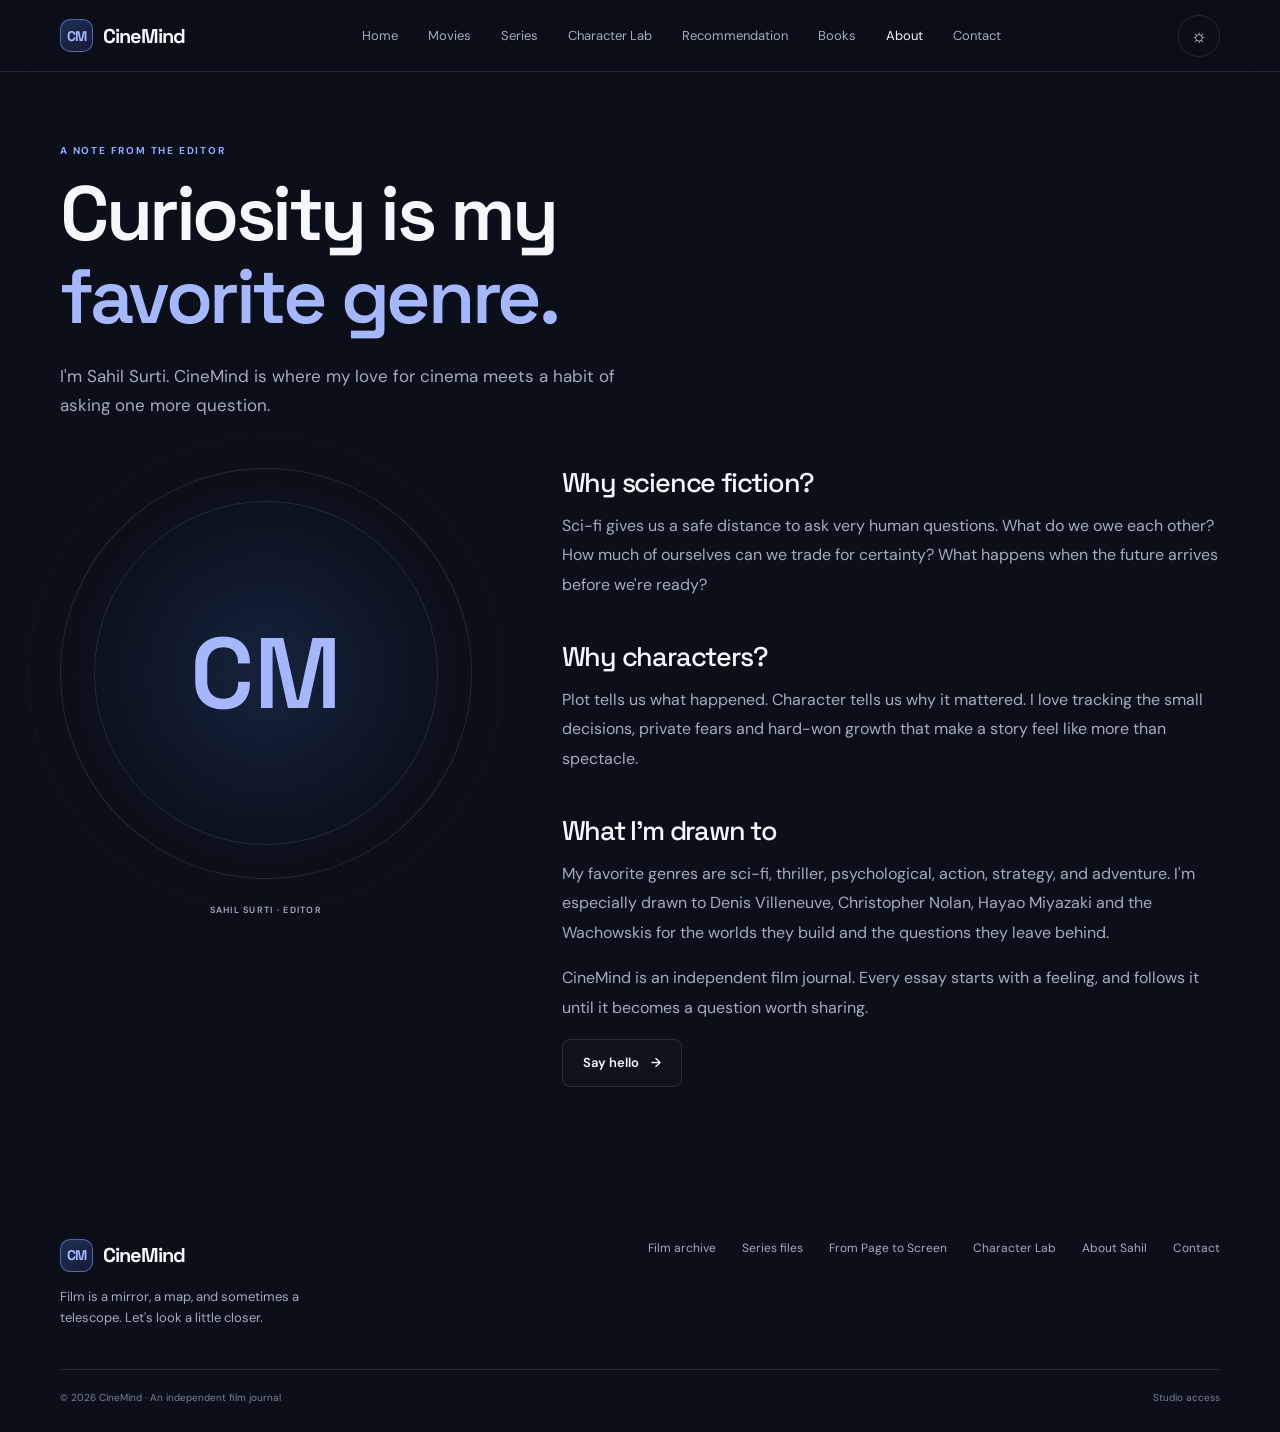
<file: about.html>
<!doctype html><html lang="en" data-theme="dark"><head><meta charset="utf-8"><meta name="viewport" content="width=device-width,initial-scale=1"><meta name="theme-color" content="#0b0f19"><meta name="description" content="Meet Sahil Surti and the ideas behind CineMind, an independent film intelligence journal."><title>CineMind | About Sahil Surti</title><link rel="icon" href="assets/mark.svg" type="image/svg+xml"><link href="https://fonts.googleapis.com/css2?family=DM+Sans:wght@400;500;600;700&family=Space+Grotesk:wght@400;500;600;700&display=swap" rel="stylesheet"><link rel="stylesheet" href="css/styles.css"><script defer src="js/app.js"></script></head><body><div class="reading-progress"></div><header data-site-header></header><main id="main" class="container page-main"><div class="page-heading reveal"><p class="eyebrow">A NOTE FROM THE EDITOR</p><h1>Curiosity is my<br><em>favorite genre.</em></h1><p class="lead">I'm Sahil Surti. CineMind is where my love for cinema meets a habit of asking one more question.</p></div><section class="about-layout"><div class="about-mark"><span>CM</span><small>SAHIL SURTI · EDITOR</small></div><div class="prose"><h2>Why science fiction?</h2><p>Sci-fi gives us a safe distance to ask very human questions. What do we owe each other? How much of ourselves can we trade for certainty? What happens when the future arrives before we're ready?</p><h2>Why characters?</h2><p>Plot tells us what happened. Character tells us why it mattered. I love tracking the small decisions, private fears and hard-won growth that make a story feel like more than spectacle.</p><h2>What I'm drawn to</h2><p>My favorite genres are sci-fi, thriller, psychological, action, strategy, and adventure. I'm especially drawn to Denis Villeneuve, Christopher Nolan, Hayao Miyazaki and the Wachowskis for the worlds they build and the questions they leave behind.</p><p>CineMind is an independent film journal. Every essay starts with a feeling, and follows it until it becomes a question worth sharing.</p><a href="contact.html" class="button button-outline">Say hello <span>→</span></a></div></section></main><footer data-site-footer></footer></body></html>
</file>
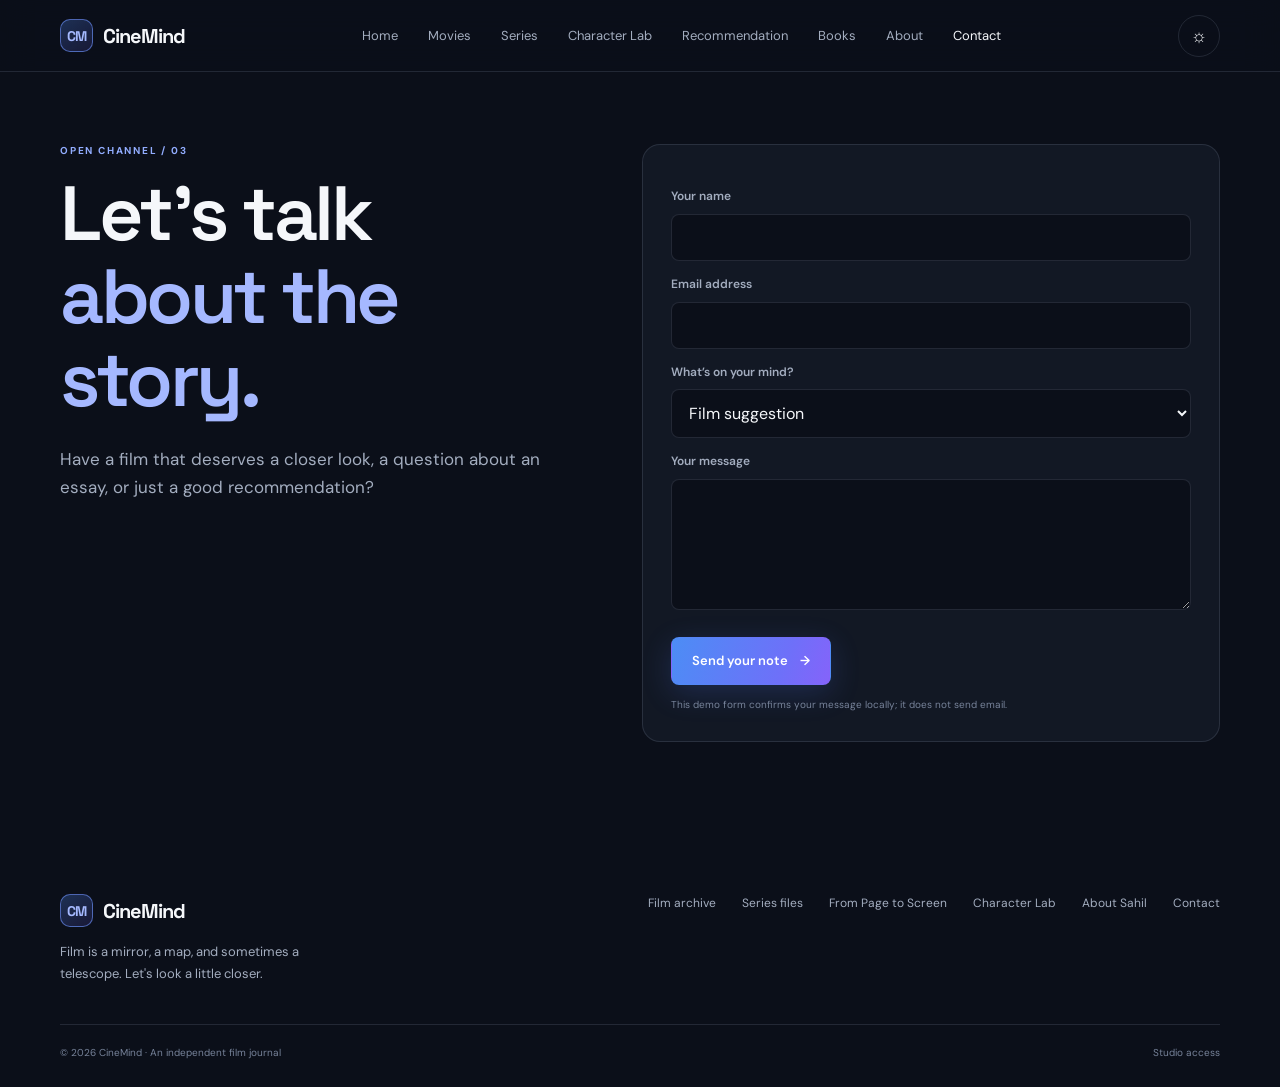
<file: contact.html>
<!doctype html><html lang="en" data-theme="dark"><head><meta charset="utf-8"><meta name="viewport" content="width=device-width,initial-scale=1"><meta name="theme-color" content="#0b0f19"><meta name="description" content="Contact Sahil Surti and CineMind with a film suggestion, feedback, or collaboration idea."><title>CineMind | Contact</title><link rel="icon" href="assets/mark.svg" type="image/svg+xml"><link href="https://fonts.googleapis.com/css2?family=DM+Sans:wght@400;500;600;700&family=Space+Grotesk:wght@400;500;600;700&display=swap" rel="stylesheet"><link rel="stylesheet" href="css/styles.css"><script defer src="js/app.js"></script></head><body><div class="reading-progress"></div><header data-site-header></header><main id="main" class="container page-main"><div class="contact-layout"><div class="page-heading reveal"><p class="eyebrow">OPEN CHANNEL / 03</p><h1>Let's talk<br><em>about the story.</em></h1><p>Have a film that deserves a closer look, a question about an essay, or just a good recommendation?</p></div><form id="contact-form" class="contact-form panel"><label for="contact-name">Your name</label><input id="contact-name" name="name" required autocomplete="name"><label for="contact-email">Email address</label><input id="contact-email" name="email" type="email" required autocomplete="email"><label for="contact-subject">What’s on your mind?</label><select id="contact-subject" name="subject"><option>Film suggestion</option><option>Essay feedback</option><option>Collaboration</option><option>Something else</option></select><label for="contact-message">Your message</label><textarea id="contact-message" name="message" rows="5" required></textarea><button class="button button-primary" type="submit">Send your note <span>→</span></button><p class="form-note">This demo form confirms your message locally; it does not send email.</p></form></div></main><footer data-site-footer></footer><div class="modal" id="success-modal" role="dialog" aria-modal="true" aria-labelledby="modal-title" hidden><div class="modal-card"><button class="modal-close" aria-label="Close dialog">×</button><p class="eyebrow">MESSAGE RECEIVED</p><h2 id="modal-title">Thanks for reaching out.</h2><p>Your note is ready for the next scene.</p><button class="button button-primary modal-done">Back to CineMind</button></div></div></body></html>
</file>
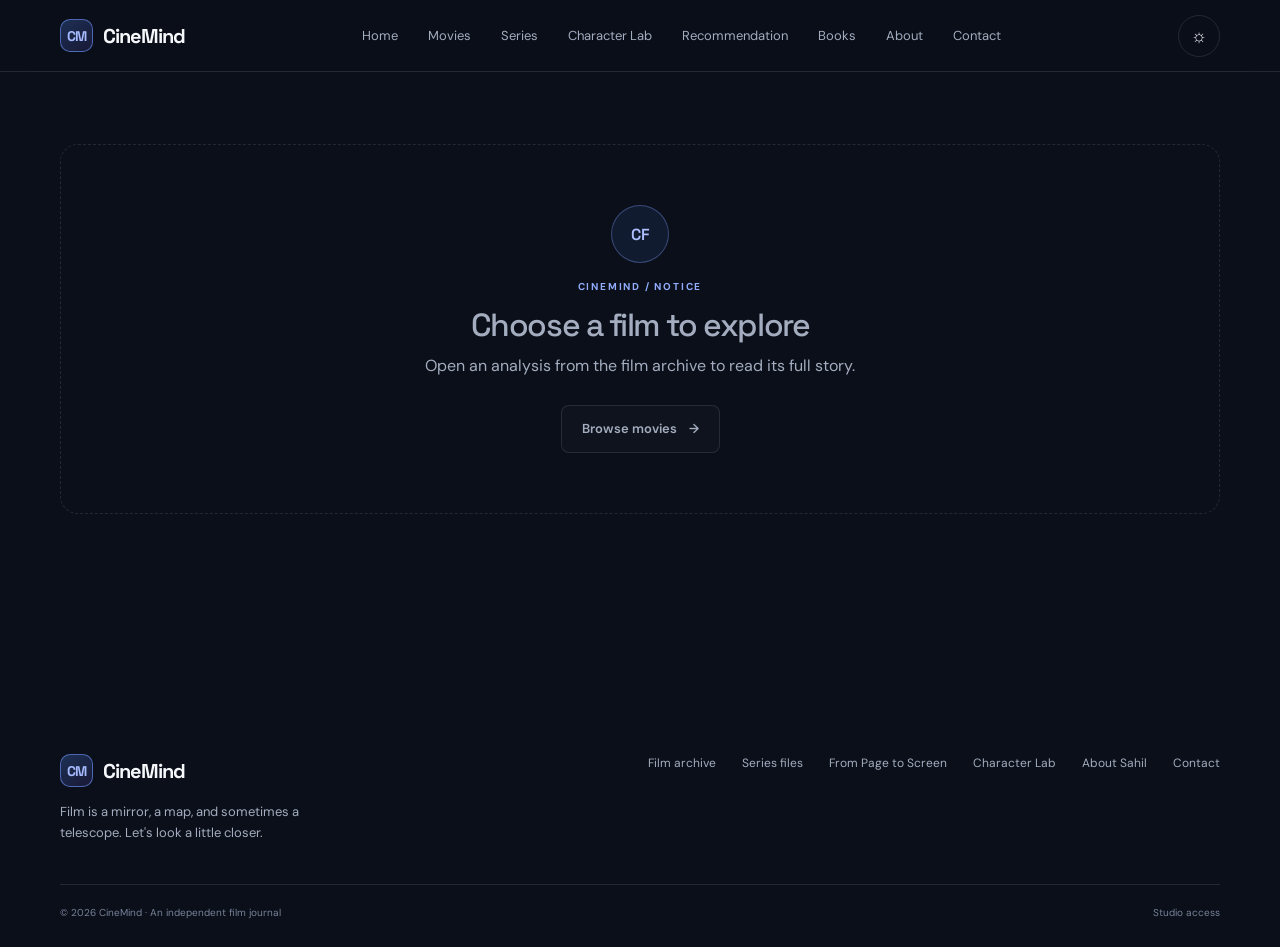
<file: review.html>
<!doctype html><html lang="en" data-theme="dark"><head><meta charset="utf-8"><meta name="viewport" content="width=device-width,initial-scale=1"><meta name="theme-color" content="#0b0f19"><meta name="description" content="Read the CineMind editorial analysis of a movie story, characters, strategy, psychology, and ideas."><title>CineMind | Movie Analysis</title><link rel="icon" href="assets/mark.svg" type="image/svg+xml"><link href="https://fonts.googleapis.com/css2?family=DM+Sans:wght@400;500;600;700&family=Space+Grotesk:wght@400;500;600;700&display=swap" rel="stylesheet"><link rel="stylesheet" href="css/styles.css"><script defer src="js/app.js"></script></head><body><div class="reading-progress"></div><header data-site-header></header><main id="main" class="container page-main"><div id="review-content"></div></main><footer data-site-footer></footer></body></html>
</file>
<file: css/styles.css>
:root{color-scheme:dark;--bg:#0b0f19;--surface:#121824;--card:#151a24;--card-soft:#191f2d;--text:#f5f7fa;--muted:#a3adbf;--faint:#77839a;--line:rgba(190,207,240,.13);--blue:#4f8ef7;--purple:#7b61ff;--glow:rgba(79,142,247,.24);--header:rgba(11,15,25,.76);--radius:18px;--font-body:'DM Sans',sans-serif;--font-display:'Space Grotesk',sans-serif;--ease:cubic-bezier(.2,.7,.2,1)}
html[data-theme="light"]{color-scheme:light;--bg:#f3f5fa;--surface:#fff;--card:#fff;--card-soft:#eef1f8;--text:#171c29;--muted:#555f72;--faint:#6d778a;--line:rgba(29,46,81,.14);--glow:rgba(79,142,247,.14);--header:rgba(243,245,250,.82)}
*{box-sizing:border-box}html{scroll-behavior:smooth;scroll-padding-top:90px}body{margin:0;background:var(--bg);color:var(--text);font:400 16px/1.65 var(--font-body);transition:background .25s,color .25s}body,button,input,textarea,select{font-family:var(--font-body)}button,a,input,select,textarea{-webkit-tap-highlight-color:transparent}a{color:inherit;text-decoration:none}button{color:inherit}img{display:block;max-width:100%}h1,h2,h3,p{margin-top:0}h1,h2,h3{font-family:var(--font-display);letter-spacing:-.045em;line-height:1.08}h1{font-size:clamp(3rem,7.4vw,6.7rem);font-weight:600;margin-bottom:24px}h2{font-size:clamp(2rem,4.2vw,3.5rem);font-weight:500;margin-bottom:16px}h3{font-size:1.4rem}.container{width:min(1160px,calc(100% - 48px));margin-inline:auto}.sr-only{position:absolute;width:1px;height:1px;padding:0;margin:-1px;overflow:hidden;clip:rect(0,0,0,0);white-space:nowrap;border:0}.skip-link{position:fixed;z-index:1000;top:8px;left:8px;padding:10px 14px;background:var(--text);color:var(--bg);transform:translateY(-150%)}.skip-link:focus{transform:none}.reading-progress{position:fixed;z-index:1200;top:0;left:0;width:0;height:2px;background:linear-gradient(90deg,var(--blue),var(--purple));box-shadow:0 0 12px var(--blue)}
.site-header{position:sticky;z-index:100;top:0;height:76px;background:var(--header);border-bottom:1px solid var(--line);backdrop-filter:blur(18px)}.nav-wrap{height:100%;display:flex;align-items:center;justify-content:space-between;gap:24px}.brand{display:flex;align-items:center;gap:10px;font:700 20px var(--font-display);letter-spacing:-.05em}.brand-mark{display:grid;place-items:center;width:33px;height:33px;border:1px solid rgba(113,148,255,.6);border-radius:10px;color:#a6baff;background:linear-gradient(145deg,rgba(79,142,247,.27),rgba(123,97,255,.13));font-size:14px}.nav-links{display:flex;align-items:center;gap:30px;color:var(--muted);font-size:13px}.nav-links a{transition:color .2s}.nav-links a:hover,.nav-links a[aria-current="page"]{color:var(--text)}.nav-tools{display:flex;align-items:center;gap:10px}.theme-toggle,.menu-toggle{width:42px;height:42px;border-radius:50%;border:1px solid var(--line);background:transparent;display:grid;place-items:center;cursor:pointer;font-size:18px}.menu-toggle{display:none}.button{min-height:48px;padding:0 20px;border-radius:8px;border:1px solid transparent;display:inline-flex;align-items:center;justify-content:center;gap:12px;font-weight:600;font-size:13px;cursor:pointer;transition:transform .2s var(--ease),background .2s,border-color .2s,box-shadow .2s}.button:hover{transform:translateY(-2px)}.button-primary{background:linear-gradient(110deg,#4c8df5,#6e70f9 70%,#8563fa);color:white;box-shadow:0 8px 30px rgba(79,122,247,.2)}.button-primary:hover{box-shadow:0 10px 38px rgba(79,122,247,.35)}.button-outline{border-color:var(--line);background:rgba(255,255,255,.02)}.button-outline:hover{border-color:var(--blue)}.button-quiet{border-color:var(--line);background:transparent}.text-link{display:inline-flex;align-items:center;gap:10px;color:var(--muted);font-size:13px;font-weight:600;transition:color .2s}.text-link:hover{color:var(--text)}.eyebrow{margin-bottom:14px;color:#92adff;font-size:10px;font-weight:700;letter-spacing:.18em;line-height:1.4}.pulse{display:inline-block;width:7px;height:7px;margin-right:8px;border-radius:50%;background:#8f7cff;box-shadow:0 0 10px #8f7cff}.hero{position:relative;min-height:min(760px,calc(100svh - 76px));display:flex;align-items:center;overflow:hidden;border-bottom:1px solid var(--line)}.hero-image,.hero-shade{position:absolute;inset:0}.hero-image{background:url('https://images.unsplash.com/photo-1446776811953-b23d57bd21aa?auto=format&fit=crop&w=2200&q=85') center 48%/cover;transform:scale(1.015)}.hero-shade{background:linear-gradient(90deg,rgba(8,12,21,.97) 0%,rgba(8,12,21,.82) 36%,rgba(8,12,21,.28) 74%,rgba(8,12,21,.15)),linear-gradient(0deg,rgba(8,12,21,.8),transparent 35%)}.hero-content{position:relative;z-index:2;padding-block:90px}.hero h1{max-width:900px;text-shadow:0 4px 30px rgba(0,0,0,.22)}h1 span,h1 em,h2 em{color:#a5b8ff;font-style:normal}.hero-copy{max-width:480px;color:#ccd3df;font-size:17px;line-height:1.75;margin-bottom:30px}.hero-actions{display:flex;align-items:center;gap:28px}.hero-meta{position:absolute;left:24px;right:24px;bottom:30px;display:flex;justify-content:space-between;color:rgba(219,228,244,.55);font-size:9px;letter-spacing:.16em}.hero-orbit{position:absolute;right:8%;top:20%;width:min(34vw,460px);aspect-ratio:1;border:1px solid rgba(184,201,255,.17);border-radius:50%;box-shadow:0 0 100px rgba(70,110,225,.08),inset 0 0 80px rgba(79,142,247,.05);pointer-events:none}.hero-orbit:before,.hero-orbit:after{content:"";position:absolute;inset:10%;border:1px solid rgba(184,201,255,.11);border-radius:50%;transform:rotateX(65deg) rotate(-20deg)}.hero-orbit:after{inset:24%;transform:rotateX(65deg) rotate(40deg)}.section{padding-block:108px}.section-heading{display:flex;align-items:end;justify-content:space-between;gap:24px;margin-bottom:36px}.section-heading h2{margin-bottom:0}.movie-grid{display:grid;grid-template-columns:repeat(3,minmax(0,1fr));gap:24px}.movie-grid-featured{grid-template-columns:repeat(3,minmax(0,1fr))}.movie-card{min-width:0;overflow:hidden;border:1px solid var(--line);border-radius:var(--radius);background:var(--card);transition:transform .3s var(--ease),border-color .3s,box-shadow .3s}.movie-card:hover{transform:translateY(-6px);border-color:rgba(103,146,255,.45);box-shadow:0 22px 52px rgba(0,0,0,.2)}.poster-wrap{position:relative;aspect-ratio:16/10;overflow:hidden;background:linear-gradient(140deg,#18243a,#28203f)}.poster-wrap img{width:100%;height:100%;object-fit:cover;transition:transform .55s var(--ease)}.movie-card:hover .poster-wrap img{transform:scale(1.055)}.poster-wrap:after{content:"";position:absolute;inset:35% 0 0;background:linear-gradient(transparent,rgba(4,7,13,.72))}.rating-pill{position:absolute;z-index:2;top:14px;right:14px;padding:6px 10px;border:1px solid rgba(255,255,255,.23);border-radius:20px;background:rgba(8,12,21,.68);backdrop-filter:blur(9px);color:#fff;font-size:11px;font-weight:700}.rating-pill span{color:#f4c876;margin-right:4px}.card-content{padding:20px}.card-topline{display:flex;align-items:center;justify-content:space-between;gap:10px;color:var(--faint);font-size:10px;letter-spacing:.09em;text-transform:uppercase}.card-content h3{margin:12px 0 8px;font-size:22px}.card-content p{min-height:52px;margin-bottom:16px;color:var(--muted);font-size:13px;line-height:1.65}.card-bottom{display:flex;align-items:center;justify-content:space-between;padding-top:14px;border-top:1px solid var(--line)}.genre-tags{display:flex;flex-wrap:wrap;gap:6px}.tag{padding:4px 8px;border-radius:20px;background:rgba(86,126,224,.11);color:#a8bbff;font-size:10px}.card-action{padding:7px 9px;border:1px solid var(--line);border-radius:7px;background:transparent;color:var(--muted);cursor:pointer;font-size:12px}.card-action[aria-pressed="true"]{color:#c5baff;border-color:rgba(123,97,255,.5);background:rgba(123,97,255,.12)}.feature-band{position:relative;overflow:hidden;padding-block:100px;background:radial-gradient(ellipse at 78% 49%,rgba(69,91,199,.17),transparent 38%),linear-gradient(115deg,#101626,#111522 70%,#141329);border-block:1px solid var(--line)}html[data-theme="light"] .feature-band{background:radial-gradient(ellipse at 78% 49%,rgba(82,112,230,.14),transparent 38%),#e8ecf7}.feature-layout{display:grid;grid-template-columns:1.1fr .8fr;align-items:center;gap:100px}.feature-layout h2{font-size:clamp(2.7rem,5vw,4.3rem)}.body-copy{max-width:460px;color:var(--muted);margin:22px 0 30px}.lab-card{position:relative;min-height:310px;padding:30px;border:1px solid rgba(163,184,255,.19);border-radius:var(--radius);background:linear-gradient(145deg,rgba(255,255,255,.06),rgba(255,255,255,.015));box-shadow:0 24px 80px rgba(0,0,0,.2);overflow:hidden}.lab-index{position:absolute;right:24px;top:24px;color:var(--faint);font-size:9px;letter-spacing:.13em}.lab-orbit{position:absolute;right:0;top:0;width:180px;aspect-ratio:1;border:1px solid rgba(143,159,255,.16);border-radius:50%;transform:translate(30%,-30%)}.lab-orbit:before,.lab-orbit:after{content:"";position:absolute;inset:20%;border:1px solid rgba(143,159,255,.2);border-radius:50%}.lab-orbit:after{inset:40%;background:rgba(129,114,255,.18);box-shadow:0 0 30px rgba(123,97,255,.35)}.lab-card .eyebrow{margin-top:125px}.lab-card h3{font-size:29px;margin-bottom:6px}.lab-card p:not(.eyebrow){color:var(--muted);font-size:13px}.editorial-grid{display:grid;grid-template-columns:1.2fr .8fr;gap:24px}.editorial-card{position:relative;min-height:390px;display:flex;align-items:end;overflow:hidden;border:1px solid var(--line);border-radius:var(--radius);background:#131b2b}.editorial-image{position:absolute;inset:0;background-size:cover;background-position:center;transition:transform .5s}.editorial-card:hover .editorial-image{transform:scale(1.04)}.arrival-image{background-image:linear-gradient(0deg,rgba(5,9,17,.96),transparent 85%),url('https://images.unsplash.com/photo-1462331940025-496dfbfc7564?auto=format&fit=crop&w=1200&q=80')}.space-image{background-image:linear-gradient(0deg,rgba(5,9,17,.96),transparent 85%),url('https://images.unsplash.com/photo-1451187580459-43490279c0fa?auto=format&fit=crop&w=1000&q=80')}.editorial-caption{position:relative;padding:30px}.editorial-caption h3{max-width:570px;font-size:clamp(1.5rem,3vw,2.4rem);margin:10px 0 18px}.editorial-side .editorial-caption h3{font-size:clamp(1.3rem,2.5vw,1.9rem)}.newsletter-section{padding-block:76px;border-block:1px solid var(--line);background:var(--surface)}.newsletter-inner{display:flex;align-items:center;justify-content:space-between;gap:50px}.newsletter-inner h2{margin-bottom:0;font-size:clamp(2rem,3.6vw,3rem)}.newsletter-form{width:min(500px,100%)}.newsletter-form label,.newsletter-form small{display:block;color:var(--muted);font-size:12px}.input-row{display:flex;gap:10px;margin:12px 0}.input-row input{flex:1;min-width:0}.newsletter-form small{color:var(--faint);font-size:10px}.site-footer{padding:52px 0 26px;background:var(--bg)}.footer-top{display:flex;justify-content:space-between;align-items:start;gap:40px;padding-bottom:40px;border-bottom:1px solid var(--line)}.footer-brand p{max-width:300px;margin:14px 0 0;color:var(--muted);font-size:13px}.footer-links{display:flex;gap:26px;color:var(--muted);font-size:12px}.footer-bottom{display:flex;justify-content:space-between;padding-top:20px;color:var(--faint);font-size:10px}.page-main{min-height:70vh;padding-top:72px;padding-bottom:100px}.page-heading{max-width:750px;margin-bottom:48px}.page-heading h1{font-size:clamp(3rem,6vw,5.5rem)}.page-heading>p:not(.eyebrow){max-width:560px;color:var(--muted);font-size:17px}.archive-tools{display:flex;gap:12px;margin-bottom:20px}.search-box,.select-wrap{height:48px;display:flex;align-items:center;gap:10px;padding:0 14px;border:1px solid var(--line);border-radius:9px;background:var(--surface);color:var(--muted)}.search-box{flex:1}.search-box span{font-size:21px}.search-box input{width:100%;border:0;background:transparent;color:var(--text);outline:none}.select-wrap select{border:0;background:transparent;color:var(--text);outline:none;cursor:pointer}.select-wrap option{background:var(--surface);color:var(--text)}.results-count{color:var(--faint);font-size:11px;margin:0 0 18px}.empty-state{grid-column:1/-1;padding:60px 20px;text-align:center;border:1px dashed var(--line);border-radius:var(--radius);color:var(--muted)}.review-hero{position:relative;min-height:460px;display:flex;align-items:end;margin:0 calc((1160px - 100vw)/2) 52px;padding:70px max(24px,calc((100vw - 1160px)/2));overflow:hidden}.review-backdrop{position:absolute;inset:0;background-size:cover;background-position:center 35%;filter:saturate(.78)}.review-backdrop:after{content:"";position:absolute;inset:0;background:linear-gradient(0deg,var(--bg),rgba(11,15,25,.18) 90%),linear-gradient(90deg,rgba(11,15,25,.76),transparent)}.review-title{position:relative;max-width:760px}.review-title h1{font-size:clamp(3rem,7vw,6rem);margin-bottom:12px}.review-meta{display:flex;gap:18px;flex-wrap:wrap;color:var(--muted);font-size:13px}.review-layout{display:grid;grid-template-columns:minmax(0,740px) 300px;gap:80px;align-items:start}.prose{max-width:700px}.prose h2{font-size:27px;margin:42px 0 14px}.prose p{color:var(--muted);font-size:16px;line-height:1.85}.review-aside{position:sticky;top:105px;padding:22px;border:1px solid var(--line);border-radius:var(--radius);background:var(--surface)}.review-poster{width:100%;aspect-ratio:2/3;object-fit:cover;border-radius:10px;margin-bottom:20px}.review-actions{display:flex;gap:8px;margin:18px 0}.review-actions button{flex:1}.lesson-box{margin:26px 0;padding:20px;border-left:2px solid var(--purple);background:rgba(123,97,255,.07);color:var(--text)}.lesson-box .eyebrow{margin:0 0 8px}.related-grid{display:grid;grid-template-columns:repeat(3,1fr);gap:16px}.related-grid .movie-card .card-content{padding:14px}.comments{margin-top:70px;padding-top:35px;border-top:1px solid var(--line)}.comment-form{display:grid;grid-template-columns:1fr auto;gap:10px;margin:20px 0 25px}.comment-form textarea{grid-column:1/-1}.comment-list{display:grid;gap:12px}.comment-item{padding:15px;border:1px solid var(--line);border-radius:10px;background:var(--surface)}.comment-item strong{font-size:13px}.comment-item time{margin-left:10px;color:var(--faint);font-size:10px}.comment-item p{margin:7px 0 0;color:var(--muted);font-size:13px}.character-grid{display:grid;grid-template-columns:repeat(2,minmax(0,1fr));gap:20px}.character-card{position:relative;padding:28px;border:1px solid var(--line);border-radius:var(--radius);background:linear-gradient(145deg,var(--card),var(--surface));overflow:hidden}.character-card:after{content:attr(data-number);position:absolute;top:10px;right:20px;color:rgba(133,153,221,.08);font:700 90px var(--font-display)}.character-card h2{position:relative;font-size:30px;margin-bottom:4px}.character-card .source{color:var(--faint);font-size:11px;letter-spacing:.1em;text-transform:uppercase}.character-card>p:not(.source){color:var(--muted);font-size:13px}.character-card dl{display:grid;grid-template-columns:1fr 1fr;gap:14px;margin:20px 0 0}.character-card dt{margin-bottom:5px;color:#99afff;font-size:9px;font-weight:700;letter-spacing:.13em;text-transform:uppercase}.character-card dd{margin:0;color:var(--muted);font-size:12px;line-height:1.6}.about-layout{display:grid;grid-template-columns:.75fr 1.2fr;gap:90px;align-items:start}.about-mark{aspect-ratio:1;display:grid;place-items:center;position:relative;border:1px solid var(--line);border-radius:50%;background:radial-gradient(circle,rgba(79,142,247,.16),transparent 70%);font:600 100px var(--font-display);color:#a6b6ff}.about-mark:before,.about-mark:after{content:"";position:absolute;inset:8%;border:1px solid var(--line);border-radius:50%}.about-mark:after{inset:-8%;border-style:dashed;opacity:.4}.about-mark small{position:absolute;bottom:-38px;font:600 9px var(--font-body);letter-spacing:.14em;color:var(--muted)}.prose h2:first-child{margin-top:0}.contact-layout{display:grid;grid-template-columns:.85fr 1fr;gap:90px;align-items:start}.contact-form,.panel{padding:28px;border:1px solid var(--line);border-radius:var(--radius);background:var(--surface)}.contact-form label,.admin-form label{display:block;margin:14px 0 7px;color:var(--muted);font-size:12px;font-weight:600}.contact-form input,.contact-form select,.contact-form textarea,.admin-form input,.admin-form textarea{width:100%;padding:12px 13px;border:1px solid var(--line);border-radius:8px;background:var(--bg);color:var(--text);outline:none;transition:border-color .2s}.contact-form input:focus,.contact-form select:focus,.contact-form textarea:focus,.admin-form input:focus,.admin-form textarea:focus,.search-box:focus-within{border-color:var(--blue);box-shadow:0 0 0 3px rgba(79,142,247,.1)}.contact-form textarea,.admin-form textarea{resize:vertical}.contact-form .button{margin-top:18px}.form-note{margin:12px 0 0;color:var(--faint);font-size:10px}.modal[hidden]{display:none}.modal{position:fixed;z-index:500;inset:0;display:grid;place-items:center;padding:24px;background:rgba(4,7,15,.74);backdrop-filter:blur(10px)}.modal-card{position:relative;width:min(440px,100%);padding:38px;border:1px solid var(--line);border-radius:20px;background:var(--surface);box-shadow:0 24px 80px rgba(0,0,0,.4)}.modal-card p:not(.eyebrow){color:var(--muted)}.modal-close{position:absolute;right:14px;top:12px;width:40px;height:40px;border:0;background:transparent;color:var(--muted);font-size:25px;cursor:pointer}.admin-layout{display:grid;grid-template-columns:minmax(320px,.8fr) 1.2fr;gap:28px;align-items:start}.admin-form{display:grid;gap:2px}.admin-form h2{font-size:24px}.admin-form label span{font-weight:400;color:var(--faint)}.form-row{display:grid;grid-template-columns:1fr 1fr;gap:12px}.form-actions{display:flex;gap:10px;margin-top:18px}.admin-list-heading{display:flex;justify-content:space-between;align-items:center}.admin-list-heading h2,.admin-list h2{font-size:25px}.admin-row{display:grid;grid-template-columns:62px 1fr auto;align-items:center;gap:14px;padding:12px;margin-bottom:10px;border:1px solid var(--line);border-radius:12px;background:var(--surface)}.admin-row img{width:62px;height:78px;object-fit:cover;border-radius:6px}.admin-row h3{margin:0 0 5px;font-size:16px}.admin-row p{margin:0;color:var(--faint);font-size:11px}.admin-actions{display:flex;gap:6px}.admin-actions button{padding:8px;border:1px solid var(--line);border-radius:7px;background:transparent;cursor:pointer;color:var(--muted);font-size:11px}.admin-actions .delete-button:hover{border-color:#ed6874;color:#ff8490}.toast-region{position:fixed;z-index:1500;right:20px;bottom:20px;display:grid;gap:10px}.toast{padding:13px 18px;border:1px solid rgba(140,166,255,.3);border-radius:10px;background:var(--card-soft);box-shadow:0 12px 35px rgba(0,0,0,.28);animation:toast-in .25s var(--ease);font-size:13px}.toast:before{content:"•";margin-right:9px;color:#91aaff}@keyframes toast-in{from{opacity:0;transform:translateY(8px)}to{opacity:1;transform:none}}.reveal{opacity:0;transform:translateY(16px);transition:opacity .55s var(--ease),transform .55s var(--ease)}.reveal.is-visible{opacity:1;transform:none}
@media(max-width:850px){.container{width:min(100% - 36px,720px)}.nav-links{gap:17px}.feature-layout{gap:42px}.review-layout{grid-template-columns:minmax(0,1fr) 230px;gap:35px}.contact-layout,.about-layout{gap:45px}.movie-grid{grid-template-columns:repeat(2,minmax(0,1fr))}.admin-layout{grid-template-columns:1fr 1fr;gap:18px}.admin-row{grid-template-columns:52px 1fr}.admin-row img{width:52px;height:68px}.admin-actions{grid-column:2}.review-hero{margin-inline:-18px;padding-inline:18px}}
@media(max-width:640px){.container{width:calc(100% - 36px)}.site-header{height:66px}.menu-toggle{display:grid}.nav-tools{margin-left:auto}.nav-links{position:absolute;display:none;left:0;right:0;top:65px;padding:12px 18px 18px;background:var(--surface);border-bottom:1px solid var(--line);box-shadow:0 15px 25px rgba(0,0,0,.15);flex-direction:column;align-items:stretch;gap:0}.nav-links.is-open{display:flex}.nav-links a{padding:12px 8px;border-bottom:1px solid var(--line)}.hero{min-height:690px;min-height:calc(92svh - 66px)}.hero-image{background-position:62% center}.hero-shade{background:linear-gradient(90deg,rgba(8,12,21,.91),rgba(8,12,21,.5)),linear-gradient(0deg,rgba(8,12,21,.7),transparent 65%)}.hero-content{padding-block:70px}.hero h1{font-size:clamp(3rem,13vw,5rem)}.hero-copy{font-size:15px;max-width:370px}.hero-actions{align-items:flex-start;flex-direction:column;gap:16px}.hero-orbit{width:68vw;right:-20%;top:16%;opacity:.65}.hero-meta{left:18px;right:18px;bottom:20px;font-size:8px}.section{padding-block:72px}.section-heading{align-items:flex-start;flex-direction:column;margin-bottom:24px}.section-heading .text-link{margin-top:2px}.movie-grid,.movie-grid-featured{grid-template-columns:1fr;gap:16px}.poster-wrap{aspect-ratio:16/9}.card-content{padding:17px}.feature-band{padding-block:70px}.feature-layout{grid-template-columns:1fr;gap:36px}.lab-card{min-height:285px}.editorial-grid{grid-template-columns:1fr}.editorial-card{min-height:340px}.editorial-side{min-height:310px}.newsletter-inner{align-items:flex-start;flex-direction:column;gap:28px}.newsletter-section{padding-block:58px}.input-row{flex-direction:column}.input-row .button{width:100%}.footer-top,.footer-bottom{flex-direction:column;gap:22px}.footer-links{flex-wrap:wrap;gap:18px}.page-main{padding-top:54px;padding-bottom:72px}.page-heading{margin-bottom:32px}.page-heading h1{font-size:clamp(2.8rem,12vw,4.5rem)}.archive-tools{display:grid;grid-template-columns:1fr 1fr}.search-box{grid-column:1/-1}.select-wrap select{width:100%}.review-hero{min-height:370px;margin:0 -18px 35px;padding:50px 18px}.review-layout{grid-template-columns:1fr}.review-aside{position:static;grid-row:1;display:grid;grid-template-columns:88px 1fr;gap:0 16px}.review-poster{grid-row:span 3;width:88px;height:132px;margin:0}.review-aside .eyebrow{margin:4px 0}.review-aside .review-actions{grid-column:2;margin:8px 0}.review-aside .review-facts{grid-column:2;font-size:11px}.review-layout .prose{grid-row:2}.related-grid{grid-template-columns:1fr}.related-grid .movie-card{display:grid;grid-template-columns:100px 1fr}.related-grid .poster-wrap{height:100%;aspect-ratio:auto}.related-grid .card-content p{min-height:0}.character-grid{grid-template-columns:1fr}.character-card dl{grid-template-columns:1fr 1fr;gap:12px}.about-layout,.contact-layout{grid-template-columns:1fr;gap:55px}.about-mark{width:200px;margin:0 auto 10px;font-size:72px}.contact-form,.panel{padding:20px}.admin-layout{grid-template-columns:1fr}.admin-row{grid-template-columns:56px 1fr auto}.admin-actions{grid-column:auto;flex-direction:column}.admin-row img{width:56px;height:72px}.comment-form{grid-template-columns:1fr}.comment-form textarea{grid-column:auto}}
@media(prefers-reduced-motion:reduce){*,*::before,*::after{scroll-behavior:auto!important;animation-duration:.01ms!important;animation-iteration-count:1!important;transition-duration:.01ms!important}.reveal{opacity:1;transform:none}}
.carousel-controls{display:flex;align-items:center;gap:10px}.carousel-button{width:42px;height:42px;border:1px solid var(--line);border-radius:50%;background:transparent;color:var(--text);cursor:pointer;font-size:18px;transition:border-color .2s,background .2s}.carousel-button:hover{border-color:var(--blue);background:rgba(79,142,247,.1)}.movie-grid-featured{display:flex;overflow-x:auto;scroll-snap-type:x mandatory;scrollbar-width:thin;scrollbar-color:rgba(113,148,255,.45) transparent;padding:3px 1px 18px}.movie-grid-featured>.movie-card{flex:0 0 calc((100% - 48px)/3);scroll-snap-align:start}.movie-grid-featured .poster-wrap{aspect-ratio:16/10}.lead{color:var(--text);font-size:19px;line-height:1.7}.movie-card a:focus-visible,.button:focus-visible,.theme-toggle:focus-visible,.menu-toggle:focus-visible,.carousel-button:focus-visible,.card-action:focus-visible{outline:3px solid var(--blue);outline-offset:3px}
@media(max-width:850px){.movie-grid-featured>.movie-card{flex-basis:calc((100% - 24px)/2)}}
@media(max-width:640px){.carousel-controls{width:100%;justify-content:flex-end}.carousel-controls .text-link{margin-left:auto}.movie-grid-featured{margin-right:-18px;padding-right:18px}.movie-grid-featured>.movie-card{flex-basis:min(82vw,350px)}}
.series-grid{display:grid;gap:28px}.series-card{display:grid;grid-template-columns:260px 1fr;gap:34px;padding:22px;border:1px solid var(--line);border-radius:var(--radius);background:var(--card)}.series-art{position:relative;min-height:360px;overflow:hidden;border-radius:12px;background:var(--card-soft)}.series-art img{width:100%;height:100%;position:absolute;inset:0;object-fit:cover}.series-art:after{content:"";position:absolute;inset:40% 0 0;background:linear-gradient(transparent,rgba(4,7,13,.35))}.series-copy{padding:12px 12px 12px 0}.series-copy h2{margin:0 0 8px;font-size:clamp(2rem,3vw,2.8rem)}.series-copy h3{margin:24px 0 8px;font-size:17px;letter-spacing:-.02em}.series-copy>p:not(.eyebrow){color:var(--muted);font-size:14px;line-height:1.8}.series-meta{color:var(--faint)!important;font-size:11px!important;letter-spacing:.04em}.series-quote{margin:22px 0;padding:14px 18px;border-left:2px solid var(--purple);background:rgba(123,97,255,.07);color:var(--text);font-family:var(--font-display);font-size:16px;line-height:1.6}.prose blockquote.series-quote{font-size:18px}.section-related{margin-top:55px}.section-related h2{font-size:29px}.section-related .related-grid{margin-top:20px}
@media(max-width:640px){.series-card{grid-template-columns:1fr;gap:20px;padding:15px}.series-art{min-height:0;aspect-ratio:16/9}.series-copy{padding:0 5px 8px}.series-copy h3{margin-top:20px}}
/* Image fallbacks, editorial layouts and feature modules */
html{scroll-padding-top:86px}body{overflow-x:clip}.site-header{height:72px}.nav-links a:focus-visible,.footer-links a:focus-visible,.text-link:focus-visible,.brand:focus-visible{outline:2px solid var(--blue);outline-offset:4px;border-radius:3px}.button-glass{border-color:rgba(208,221,255,.22);background:rgba(226,234,255,.06);color:#f5f7fa;backdrop-filter:blur(12px)}.button-glass:hover{border-color:rgba(159,184,255,.56);background:rgba(226,234,255,.11)}
.hero{min-height:min(820px,calc(100svh - 72px));background:#080d18}.hero-atmosphere{position:absolute;inset:0;overflow:hidden;background:radial-gradient(ellipse at 76% 48%,rgba(70,94,199,.23),transparent 27%),radial-gradient(ellipse at 68% 62%,rgba(95,54,177,.18),transparent 38%),radial-gradient(ellipse at 100% 0%,rgba(41,116,183,.14),transparent 40%),linear-gradient(122deg,#070b13 5%,#0d1423 54%,#0c1020)}.hero-atmosphere:before{content:"";position:absolute;inset:0;background-image:linear-gradient(rgba(152,177,244,.035) 1px,transparent 1px),linear-gradient(90deg,rgba(152,177,244,.035) 1px,transparent 1px);background-size:72px 72px;mask-image:linear-gradient(90deg,transparent 12%,#000 76%);opacity:.4}.hero-shade{background:linear-gradient(90deg,rgba(7,11,19,.5),rgba(7,11,19,.06) 72%),linear-gradient(0deg,rgba(7,11,19,.58),transparent 34%)}.hero-content{width:min(1160px,calc(100% - 48px));padding-block:92px 128px}.hero h1{max-width:850px;font-size:clamp(3.2rem,7vw,6.2rem);line-height:1.015}.hero h1 span{color:#aabaff}.hero-copy{max-width:570px}.hero-separator{padding-inline:7px;color:#7d8fb7}.hero-ring{position:absolute;display:block;right:10%;top:13%;width:min(42vw,590px);aspect-ratio:1;border:1px solid rgba(163,187,255,.16);border-radius:50%;box-shadow:0 0 95px rgba(79,142,247,.1),inset 0 0 80px rgba(79,142,247,.045);animation:orbit-breathe 12s ease-in-out infinite alternate}.ring-two{right:13%;top:24%;width:min(34vw,470px);border-color:rgba(171,137,255,.18);transform:rotateX(67deg) rotate(-24deg);animation-delay:-3s}.hero-star{position:absolute;width:4px;height:4px;border-radius:50%;background:#b8c9ff;box-shadow:0 0 16px 3px rgba(122,160,255,.65);animation:star-drift 7s ease-in-out infinite alternate}.star-one{right:23%;top:28%}.star-two{right:12%;top:58%;animation-delay:-2s}.star-three{right:38%;top:72%;width:3px;height:3px;animation-delay:-4s}.hero-meta{left:max(24px,calc((100vw - 1160px)/2));right:max(24px,calc((100vw - 1160px)/2));bottom:28px}.scroll-cue{position:absolute;bottom:25px;left:50%;display:flex;align-items:center;gap:10px;transform:translateX(-50%);color:rgba(220,229,248,.55);font-size:9px;letter-spacing:.17em}.scroll-cue span{width:1px;height:22px;background:linear-gradient(var(--blue),transparent)}.hero-meta{bottom:27px}.hero-meta span:last-child{margin-left:auto}@keyframes orbit-breathe{from{opacity:.55;transform:scale(.98)}to{opacity:1;transform:scale(1.02)}}@keyframes star-drift{from{transform:translate3d(0,0,0);opacity:.4}to{transform:translate3d(9px,-13px,0);opacity:1}}
.section{padding-block:94px}.section-tight{padding-top:35px}.section-heading{margin-bottom:30px}.featured-movie{display:grid;grid-template-columns:minmax(250px,.72fr) 1fr;gap:clamp(24px,5vw,64px);padding:clamp(20px,4vw,42px);overflow:hidden;background:radial-gradient(ellipse at 12% 10%,rgba(78,119,226,.11),transparent 34%),linear-gradient(145deg,var(--card),var(--surface))}.featured-art{min-height:360px;border-radius:14px;overflow:hidden;box-shadow:0 20px 60px rgba(0,0,0,.28)}.featured-poster{height:100%;min-height:360px}.featured-poster img{object-fit:cover}.featured-copy{align-self:center;padding-block:10px}.featured-copy h2{font-size:clamp(2.6rem,5vw,4.3rem);margin:8px 0 15px}.featured-copy>p{max-width:640px;margin:22px 0 17px;color:var(--muted);line-height:1.8}.featured-meta{display:flex;gap:18px;flex-wrap:wrap;color:var(--muted);font-size:12px;margin-bottom:18px}.featured-focus{font-size:13px}.featured-focus strong{color:var(--text)}
.image-frame{position:relative;min-width:0;overflow:hidden;background:radial-gradient(ellipse at 48% 30%,rgba(74,109,192,.28),transparent 45%),linear-gradient(145deg,#151e30,#111522 70%,#1b1831)}.image-frame>img{position:absolute;inset:0;width:100%;height:100%;object-fit:cover;transition:transform .55s var(--ease),opacity .2s}.image-fallback{position:absolute;inset:0;display:none;place-items:center;align-content:center;gap:11px;padding:22px;text-align:center;background:radial-gradient(ellipse at 50% 30%,rgba(86,119,206,.22),transparent 48%),linear-gradient(145deg,#141d2e,#10141f 72%,#201a32);color:#e7ecff}.image-fallback:before,.image-fallback:after{content:"";position:absolute;width:68%;aspect-ratio:1;border:1px solid rgba(161,183,247,.11);border-radius:50%;pointer-events:none}.image-fallback:after{width:45%;border-color:rgba(164,134,255,.14);transform:rotateX(66deg) rotate(-22deg)}.fallback-mark{position:relative;z-index:1;display:grid;place-items:center;width:64px;height:64px;border:1px solid rgba(166,190,255,.32);border-radius:50%;background:rgba(101,131,212,.13);color:#c9d4ff;font:600 18px var(--font-display);letter-spacing:.08em}.image-fallback strong,.image-fallback small{position:relative;z-index:1;max-width:100%;overflow-wrap:anywhere}.image-fallback strong{font:500 clamp(14px,2vw,20px) var(--font-display)}.image-fallback small{color:rgba(215,225,249,.57);font-size:9px;letter-spacing:.16em;text-transform:uppercase}.image-frame.image-failed .image-fallback{display:grid}.image-frame.image-failed>img{display:none}.poster-frame{position:absolute;inset:0;aspect-ratio:auto}.movie-poster-link{position:relative;display:block;aspect-ratio:16/10;overflow:hidden;background:#141c2b}.movie-poster-link:after{content:"";position:absolute;inset:38% 0 0;background:linear-gradient(transparent,rgba(4,7,13,.7));pointer-events:none}.movie-card:hover .poster-frame img{transform:scale(1.055)}.movie-card .rating-pill{z-index:3}.poster-cta{position:absolute;z-index:3;left:16px;bottom:15px;color:white;font-size:12px;font-weight:700;opacity:0;transform:translateY(5px);transition:opacity .25s,transform .25s}.movie-card:hover .poster-cta,.movie-card:focus-within .poster-cta{opacity:1;transform:none}.movie-card{box-shadow:0 10px 35px rgba(0,0,0,.08)}.movie-card:hover{box-shadow:0 24px 58px rgba(40,70,155,.19),0 14px 32px rgba(0,0,0,.22)}.movie-card:focus-within{border-color:rgba(103,146,255,.5)}.card-content h3 a:hover{color:#b9c9ff}.card-topline{letter-spacing:.045em}.movie-grid-featured>.movie-card{flex-basis:calc((100% - 48px)/3)}
.genre-chips{display:flex;gap:8px;flex-wrap:wrap;margin:0 0 21px}.genre-chip{min-height:38px;padding:0 14px;border:1px solid var(--line);border-radius:999px;background:var(--surface);color:var(--muted);cursor:pointer;font-size:12px;transition:background .2s,border-color .2s,color .2s}.genre-chip:hover,.genre-chip.is-active{border-color:rgba(102,143,255,.58);background:rgba(79,142,247,.13);color:var(--text)}.search-box{min-height:58px}.archive-tools{margin-bottom:16px}.archive-tools .select-wrap{height:58px}
.recommendation-layout{display:grid;grid-template-columns:minmax(240px,.72fr) 1.28fr;gap:24px;align-items:stretch}.recommendation-form{display:grid;align-content:start;gap:6px}.recommendation-form .body-copy{margin:0 0 10px;font-size:13px}.recommendation-form label{margin-top:9px;color:var(--muted);font-size:12px;font-weight:600}.recommendation-form select{min-height:45px;width:100%;padding:10px 12px;border:1px solid var(--line);border-radius:8px;background:var(--bg);color:var(--text)}.recommendation-form select:focus-visible{outline:3px solid var(--blue);outline-offset:2px}.recommendation-form .button{margin-top:12px}.recommendation-result{min-width:0}.recommendation-card{height:100%;display:grid;grid-template-columns:minmax(140px,.55fr) 1fr;overflow:hidden;border:1px solid var(--line);border-radius:var(--radius);background:linear-gradient(145deg,var(--card),var(--surface))}.recommendation-poster{min-height:360px}.recommendation-copy{align-self:center;padding:24px}.recommendation-copy h3{font-size:clamp(1.5rem,3vw,2.2rem);margin-bottom:8px}.recommendation-copy>p{color:var(--muted);font-size:13px}.recommendation-meta{font-size:11px!important}.match-reason{margin:16px 0!important;padding:12px;border-left:2px solid var(--purple);background:rgba(123,97,255,.065);font-size:12px!important}.match-reason strong{color:var(--text)}
.page-to-screen{padding-block:88px;border-block:1px solid var(--line);background:radial-gradient(ellipse at 90% 20%,rgba(79,112,220,.13),transparent 30%),var(--surface)}.page-to-screen .section-heading{align-items:end}.page-to-screen .section-heading .body-copy{margin:14px 0 0;font-size:14px}.books-grid{display:grid;grid-template-columns:repeat(2,minmax(0,1fr));gap:16px}.book-card{display:grid;grid-template-columns:124px 1fr;min-width:0;overflow:hidden;border:1px solid var(--line);border-radius:14px;background:var(--card)}.book-cover{min-height:100%;min-height:210px}.book-copy{min-width:0;padding:19px}.book-copy .eyebrow{font-size:9px}.book-copy h3{margin:7px 0;font-size:20px}.book-copy>p{color:var(--muted);font-size:12px;line-height:1.7}.book-author{color:var(--faint)!important;font-size:10px!important}.book-copy .match-reason{font-size:11px!important}.book-actions{display:grid;gap:9px}.book-actions small{color:var(--faint);font-size:10px}.book-actions .text-link{font-size:11px}
.review-hero{margin-inline:calc((min(1160px, 100vw - 48px) - 100vw)/2);min-height:480px;padding-block:80px 62px}.review-backdrop{position:absolute;inset:0;overflow:hidden;background:#111827}.review-backdrop-image{position:absolute;inset:0;width:100%;height:100%;filter:saturate(.72)}.review-backdrop-image img{object-position:center 35%;opacity:.65}.review-backdrop .image-fallback{opacity:.75}.review-backdrop-shade{position:absolute;inset:0;background:linear-gradient(0deg,var(--bg),rgba(11,15,25,.18) 88%),linear-gradient(90deg,rgba(11,15,25,.82),rgba(11,15,25,.18) 85%)}.review-title{z-index:1}.review-title .eyebrow{color:#aabaff}.review-title h1{max-width:850px}.review-meta span{padding:6px 10px;border:1px solid rgba(214,225,255,.14);border-radius:999px;background:rgba(10,15,26,.38);backdrop-filter:blur(10px);color:#e0e6f4}.review-layout{grid-template-columns:minmax(0,740px) 270px;gap:clamp(30px,6vw,80px)}.review-prose{max-width:740px}.review-summary{padding:21px 24px;border-left:2px solid var(--blue);background:linear-gradient(90deg,rgba(79,142,247,.09),transparent);border-radius:0 12px 12px 0}.analysis-section{padding:12px 0 26px;border-bottom:1px solid var(--line)}.analysis-section h2{margin:8px 0 14px}.analysis-section>.eyebrow{margin:8px 0;color:#8fa9ff}.insight-card{display:grid;gap:5px;margin-top:17px;padding:15px 18px;border:1px solid var(--line);border-radius:11px;background:var(--surface)}.insight-card strong{color:#aabaff;font-size:10px;letter-spacing:.09em;text-transform:uppercase}.insight-card span{color:var(--muted);font-size:13px;line-height:1.7}.editorial-note{display:block;margin:11px 0;color:var(--faint);font-size:11px;line-height:1.6}.review-poster{aspect-ratio:2/3;width:100%;height:auto;overflow:hidden;border-radius:10px}.review-poster-image{width:100%;height:100%;min-height:280px}.review-facts{display:grid;gap:12px}.review-facts p{display:grid;gap:2px;margin:0;font-size:12px}.review-facts strong{color:var(--faint);font-size:9px;letter-spacing:.1em;text-transform:uppercase}.review-facts span{color:var(--text)}.review-aside .eyebrow{margin-top:20px}.series-quote{font-size:18px}.section-related{padding-top:35px}.section-related .related-grid .movie-card{min-width:0}
.series-card{background:linear-gradient(145deg,var(--card),var(--surface));box-shadow:0 16px 42px rgba(0,0,0,.09)}.series-art{min-height:380px}.series-art .image-frame{position:absolute;inset:0;width:100%;height:100%}.series-art .image-frame img{width:100%;height:100%;object-fit:cover}.series-art .rating-pill{z-index:3}.series-copy h3{margin-top:22px}.series-copy .lesson-box{margin-block:19px}.series-copy .series-quote{margin-block:18px}
.character-grid{grid-template-columns:1fr;gap:22px}.character-card{display:grid;grid-template-columns:minmax(150px,.48fr) 1fr;gap:0 27px;padding:22px}.character-card:after{z-index:0;pointer-events:none}.character-art{position:relative;min-height:100%;grid-row:1 / span 2;overflow:hidden;border-radius:13px;background:var(--surface)}.character-placeholder{position:absolute;inset:0;width:100%;height:100%;min-height:350px}.character-placeholder .image-fallback{background:radial-gradient(ellipse at 50% 25%,rgba(121,99,215,.24),transparent 44%),linear-gradient(145deg,#131c2e,#111521 72%,#211931)}.character-detail{position:relative;z-index:1;min-width:0}.character-detail h2{font-size:32px}.character-detail h3{margin:20px 0 8px;font-size:14px;letter-spacing:-.01em}.character-detail>p:not(.source):not(.editorial-note){color:var(--muted);font-size:13px;line-height:1.75}.trait-list{display:flex;flex-wrap:wrap;gap:7px}.trait{display:inline-flex;align-items:center;min-height:28px;padding:4px 10px;border:1px solid var(--line);border-radius:999px;background:rgba(255,255,255,.025);color:var(--muted);font-size:10px}.trait-positive{border-color:rgba(79,142,247,.24);color:#a9c3ff;background:rgba(79,142,247,.075)}.character-detail .lesson-box{margin:20px 0}.character-detail .editorial-note{max-width:540px}
.admin-thumb{width:62px;height:78px;overflow:hidden;border-radius:6px}.admin-poster{width:100%;height:100%}.admin-poster .image-fallback{gap:3px;padding:5px}.admin-poster .fallback-mark{width:28px;height:28px;font-size:9px}.admin-poster .image-fallback strong{font-size:8px}.admin-poster .image-fallback small{display:none}.toast-error{border-color:rgba(236,104,116,.55)}.toast-error:before{color:#ff8490}.empty-state .button{margin-top:10px}.empty-state h2{margin:5px 0 10px;font-size:clamp(1.5rem,4vw,2rem)}.empty-state p{margin-inline:auto;max-width:480px}.empty-orbit{display:grid;place-items:center;width:58px;height:58px;margin:0 auto 17px;border:1px solid rgba(121,151,242,.38);border-radius:50%;background:rgba(79,142,247,.1);color:#aebfff;font:600 16px var(--font-display)}
html[data-theme="light"] h1 span,html[data-theme="light"] h1 em,html[data-theme="light"] h2 em{color:#4e63b7}html[data-theme="light"] .hero h1 span{color:#bdcaff}html[data-theme="light"] .hero{background:#09101c}html[data-theme="light"] .featured-movie{background:radial-gradient(ellipse at 12% 10%,rgba(78,119,226,.09),transparent 34%),linear-gradient(145deg,#fff,#f2f4fa)}html[data-theme="light"] .recommendation-card,html[data-theme="light"] .book-card,html[data-theme="light"] .series-card{box-shadow:0 13px 35px rgba(39,54,91,.08)}html[data-theme="light"] .feature-band{background:radial-gradient(ellipse at 78% 49%,rgba(82,112,230,.12),transparent 38%),#e8ecf7}html[data-theme="light"] .page-to-screen{background:radial-gradient(ellipse at 90% 20%,rgba(79,112,220,.1),transparent 30%),#f8f9fc}
:focus-visible{outline:3px solid var(--blue);outline-offset:3px}input,select,textarea,button{font-size:inherit}button,select{touch-action:manipulation}@media(max-width:980px){.nav-links{gap:12px;font-size:11px}.nav-tools{gap:7px}.nav-wrap{gap:12px}.brand{font-size:18px}}@media(max-width:820px){.nav-links{position:absolute;display:none;left:0;right:0;top:71px;padding:12px max(24px,calc((100vw - 720px)/2)) 18px;background:var(--surface);border-bottom:1px solid var(--line);box-shadow:0 15px 25px rgba(0,0,0,.15);flex-direction:column;align-items:stretch;gap:0}.nav-links.is-open{display:flex}.nav-links a{padding:12px 8px;border-bottom:1px solid var(--line);font-size:14px}.menu-toggle{display:grid}.feature-layout{grid-template-columns:1fr .8fr;gap:35px}.review-layout{grid-template-columns:minmax(0,1fr) 220px;gap:26px}.featured-art,.featured-poster{min-height:330px}.books-grid{grid-template-columns:1fr}.character-card{grid-template-columns:180px 1fr;gap:0 20px}.footer-links{flex-wrap:wrap;justify-content:flex-end}}
@media(max-width:640px){.site-header{height:66px}.nav-links{top:65px}.hero{min-height:calc(93svh - 66px)}.hero-content{width:calc(100% - 36px);padding-block:66px 132px}.hero h1{font-size:clamp(2.65rem,12.2vw,4.1rem)}.hero-copy{font-size:15px}.hero-actions{flex-direction:row;flex-wrap:wrap;gap:10px}.hero-actions .button{min-height:46px;padding-inline:14px;font-size:12px}.hero-ring{right:-30%;top:18%;width:88vw}.ring-two{right:-20%;top:32%;width:70vw}.hero-meta{bottom:18px;left:18px;right:18px;font-size:8px}.scroll-cue{bottom:54px;left:18px;transform:none;font-size:8px}.section{padding-block:66px}.section-tight{padding-top:22px}.featured-movie{grid-template-columns:1fr;gap:21px;padding:15px}.featured-art{min-height:0;aspect-ratio:16/10}.featured-poster{min-height:0}.featured-copy{padding:4px 5px 8px}.featured-copy h2{font-size:clamp(2.2rem,10vw,3.4rem)}.carousel-controls{width:100%;justify-content:flex-end}.carousel-controls .text-link{margin-left:auto}.movie-grid-featured{margin-right:-18px;padding-right:18px}.movie-grid-featured>.movie-card{flex-basis:min(83vw,350px)}.movie-poster-link{aspect-ratio:16/10}.poster-cta{opacity:1;transform:none}.genre-chips{flex-wrap:nowrap;overflow-x:auto;padding:2px 2px 8px;margin-right:-18px;scrollbar-width:thin}.genre-chip{flex:0 0 auto}.archive-tools{display:grid;grid-template-columns:1fr}.archive-tools .select-wrap{height:50px}.search-box{grid-column:auto}.recommendation-layout{grid-template-columns:1fr}.recommendation-card{grid-template-columns:112px 1fr}.recommendation-poster{min-height:100%}.recommendation-copy{padding:16px}.recommendation-copy h3{font-size:20px}.recommendation-copy .button{min-height:44px;padding-inline:13px}.page-to-screen{padding-block:65px}.page-to-screen .section-heading{align-items:start}.book-card{grid-template-columns:95px 1fr}.book-cover{min-height:100%}.book-copy{padding:15px}.book-copy h3{font-size:18px}.review-hero{min-height:390px;margin:0 -18px 35px;padding:54px 18px 43px}.review-layout{grid-template-columns:1fr}.review-aside{position:static;grid-row:1;display:grid;grid-template-columns:82px minmax(0,1fr);gap:0 13px;padding:14px}.review-aside .review-poster{grid-row:1 / span 3;width:82px;height:123px;min-height:0;margin:0}.review-aside .review-poster-image{min-height:0}.review-aside>.eyebrow{grid-column:2;margin:1px 0}.review-aside .review-actions{grid-column:2;grid-row:2;margin:4px 0}.review-aside .review-actions .button{min-height:39px;padding-inline:9px}.review-aside .review-facts{grid-column:2;grid-row:3;grid-template-columns:1fr 1fr;gap:8px;font-size:10px}.review-facts p:last-child{display:none}.review-prose{grid-row:2}.analysis-section{padding-block:10px 21px}.comments{margin-top:48px}.character-card{grid-template-columns:1fr;gap:17px;padding:15px}.character-art{grid-row:auto;aspect-ratio:16/9;min-height:0}.character-placeholder{min-height:0}.character-detail{padding:0 4px 6px}.character-detail h2{font-size:27px}.series-card{grid-template-columns:1fr;gap:17px;padding:14px}.series-art{min-height:0;aspect-ratio:16/9}.series-copy{padding:0 4px 7px}.footer-top,.footer-bottom{flex-direction:column;gap:22px}.footer-links{justify-content:flex-start;gap:14px}.newsletter-inner{align-items:flex-start;flex-direction:column;gap:25px}.input-row{flex-direction:column}.input-row .button{width:100%}.admin-layout{grid-template-columns:1fr}.admin-row{grid-template-columns:52px minmax(0,1fr) auto;gap:10px}.admin-thumb{width:52px;height:70px}.admin-row h3{font-size:14px}.admin-row p{overflow-wrap:anywhere}.admin-actions{grid-column:auto;flex-direction:column}.admin-actions button{min-width:52px}.contact-form,.panel{padding:18px}}
@media(max-width:390px){.hero h1{font-size:clamp(2.45rem,11.8vw,3rem)}.hero-actions .button{font-size:11px;padding-inline:11px}.hero-meta span:last-child{display:none}.recommendation-card{grid-template-columns:86px 1fr}.recommendation-copy{padding:12px}.recommendation-copy .eyebrow{font-size:8px;letter-spacing:.12em}.book-card{grid-template-columns:82px 1fr}.book-copy{padding:12px}.admin-row{grid-template-columns:46px minmax(0,1fr) auto;padding:9px}.admin-thumb{width:46px;height:62px}.admin-actions button{min-width:46px;padding:7px 5px}.character-card dl{grid-template-columns:1fr}}
@media(prefers-reduced-motion:reduce){.hero-ring,.hero-star{animation:none!important}.scroll-cue span{animation:none!important}}
.arrival-image{background-image:radial-gradient(ellipse at 68% 32%,rgba(106,135,224,.36),transparent 18%),radial-gradient(ellipse at 75% 22%,rgba(169,126,247,.22),transparent 30%),linear-gradient(160deg,#101b34 0%,#121225 48%,#090e18 100%)}.space-image{background-image:radial-gradient(ellipse at 70% 38%,rgba(94,118,206,.32),transparent 20%),radial-gradient(ellipse at 68% 42%,transparent 0 23%,rgba(147,119,232,.14) 23.5% 24%,transparent 24.5%),linear-gradient(145deg,#12182b,#0b101b 65%,#151226)}.editorial-image:after{content:"";position:absolute;inset:0;background:linear-gradient(0deg,rgba(5,9,17,.95),transparent 76%)}.editorial-caption{z-index:1}.hero-home{background-color:#080d18}

/* Reusable media geometry: frames retain their shape while images load or fail. */
.image-frame{width:100%;min-width:0;min-height:0}
.image-frame>img{object-fit:cover;object-position:center}
.image-fallback{isolation:isolate;gap:12px}
.image-fallback:before{width:66%;background:radial-gradient(circle,rgba(126,151,239,.075),transparent 69%)}
.image-fallback:after{width:43%;border-color:rgba(164,134,255,.18);box-shadow:0 0 55px rgba(79,142,247,.08)}
.fallback-mark{box-shadow:0 0 30px rgba(79,142,247,.12),inset 0 0 18px rgba(123,97,255,.08)}
.image-fallback small{max-width:100%;overflow-wrap:normal;white-space:nowrap;font-size:9px}
.image-fallback .fallback-name{max-width:100%;overflow-wrap:anywhere;font:500 clamp(14px,1.45vw,19px)/1.2 var(--font-display);letter-spacing:-.02em}
.movie-poster-link{aspect-ratio:2/3}
.movie-poster-link .poster-frame{height:100%;aspect-ratio:auto}
.movie-poster-link .poster-frame img{object-fit:cover;object-position:center}
.movie-grid,.movie-grid-featured,.related-grid{align-items:stretch}
.movie-card{display:flex;min-width:0;flex-direction:column;height:100%}
.movie-card .movie-poster-link{flex:none;width:100%;overflow:hidden}
.movie-card .card-content{display:flex;min-width:0;flex:1;flex-direction:column}
.movie-card .card-content h3,.movie-card .card-content h3 a{min-width:0;overflow-wrap:anywhere}
.movie-card .card-content p{min-height:0;flex:1}
.movie-card .card-bottom{margin-top:auto;gap:10px;align-items:flex-start}
.movie-card .genre-tags{min-width:0}
.featured-poster{position:relative;min-height:0;aspect-ratio:2/3}
.featured-poster img{object-fit:cover;object-position:center}
.recommendation-card{grid-template-columns:minmax(170px,220px) minmax(0,1fr);align-items:start}
.recommendation-poster{align-self:start;width:100%;height:auto;min-height:0;aspect-ratio:2/3}
.recommendation-copy{min-width:0;overflow-wrap:anywhere}
.book-card{grid-template-columns:200px minmax(0,1fr);align-items:stretch}
.book-cover{align-self:start;width:100%;height:auto;min-height:0;aspect-ratio:2/3;overflow:hidden}
.book-cover>img{object-fit:cover;object-position:center}
.book-copy{min-width:0;overflow-wrap:anywhere}
.book-copy h3{overflow-wrap:anywhere}
.book-actions{min-width:0;overflow-wrap:anywhere}
.character-card{grid-template-columns:350px minmax(0,1fr);align-items:start}
.character-art{grid-row:auto;align-self:start;width:100%;min-height:0;aspect-ratio:4/5}
.character-placeholder{min-height:0;aspect-ratio:auto}
.character-placeholder>img{object-fit:cover;object-position:center 25%}
.character-detail,.character-detail h2{min-width:0;overflow-wrap:anywhere}
.series-card{grid-template-columns:260px minmax(0,1fr);align-items:start}
.series-art{align-self:start;width:100%;min-height:0;aspect-ratio:2/3}
.series-art .image-frame{height:100%;aspect-ratio:auto}
.series-art .image-frame img{object-fit:cover;object-position:center}
.series-copy{min-width:0;overflow-wrap:anywhere}
.review-poster{position:relative;aspect-ratio:2/3}
.review-poster-image{position:absolute;inset:0;width:100%;height:100%;min-height:0}
.review-poster-image>img{object-fit:cover;object-position:center}
.review-backdrop-image>img{object-fit:cover;object-position:center 35%}
@media(max-width:999px){.book-card{grid-template-columns:170px minmax(0,1fr)}.character-card{grid-template-columns:280px minmax(0,1fr)}.series-card{grid-template-columns:220px minmax(0,1fr)}.recommendation-card{grid-template-columns:minmax(150px,190px) minmax(0,1fr)}}
@media(max-width:820px){.books-grid{grid-template-columns:1fr}.book-card{grid-template-columns:180px minmax(0,1fr)}.character-card{grid-template-columns:260px minmax(0,1fr)}.series-card{grid-template-columns:200px minmax(0,1fr)}.recommendation-card{grid-template-columns:minmax(140px,180px) minmax(0,1fr)}}
@media(max-width:700px){.book-card{grid-template-columns:minmax(0,1fr);gap:0}.book-cover{justify-self:center;width:min(220px,100%);aspect-ratio:2/3}.book-copy{padding:18px}.character-card{grid-template-columns:minmax(0,1fr);gap:18px}.character-art{justify-self:center;width:min(360px,100%);aspect-ratio:4/5}.character-detail{padding:0 4px 6px}.series-card{grid-template-columns:minmax(0,1fr);gap:18px}.series-art{justify-self:center;width:min(220px,100%);aspect-ratio:2/3}.movie-poster-link{aspect-ratio:2/3}.recommendation-card{grid-template-columns:minmax(110px,34%) minmax(0,1fr)}.recommendation-poster{aspect-ratio:2/3}}
@media(max-width:390px){.book-copy{padding:15px}.recommendation-card{grid-template-columns:minmax(88px,32%) minmax(0,1fr)}}

/* Field-note cards use local cinematic stills instead of empty gradient-only panels. */
.arrival-image{background-image:linear-gradient(0deg,rgba(5,9,17,.96),rgba(5,9,17,.08) 76%),url('../assets/heroes/arrival-backdrop.jpg')}
.space-image{background-image:linear-gradient(0deg,rgba(5,9,17,.96),rgba(5,9,17,.08) 76%),url('../assets/heroes/interstellar-backdrop.jpg')}
</file>
